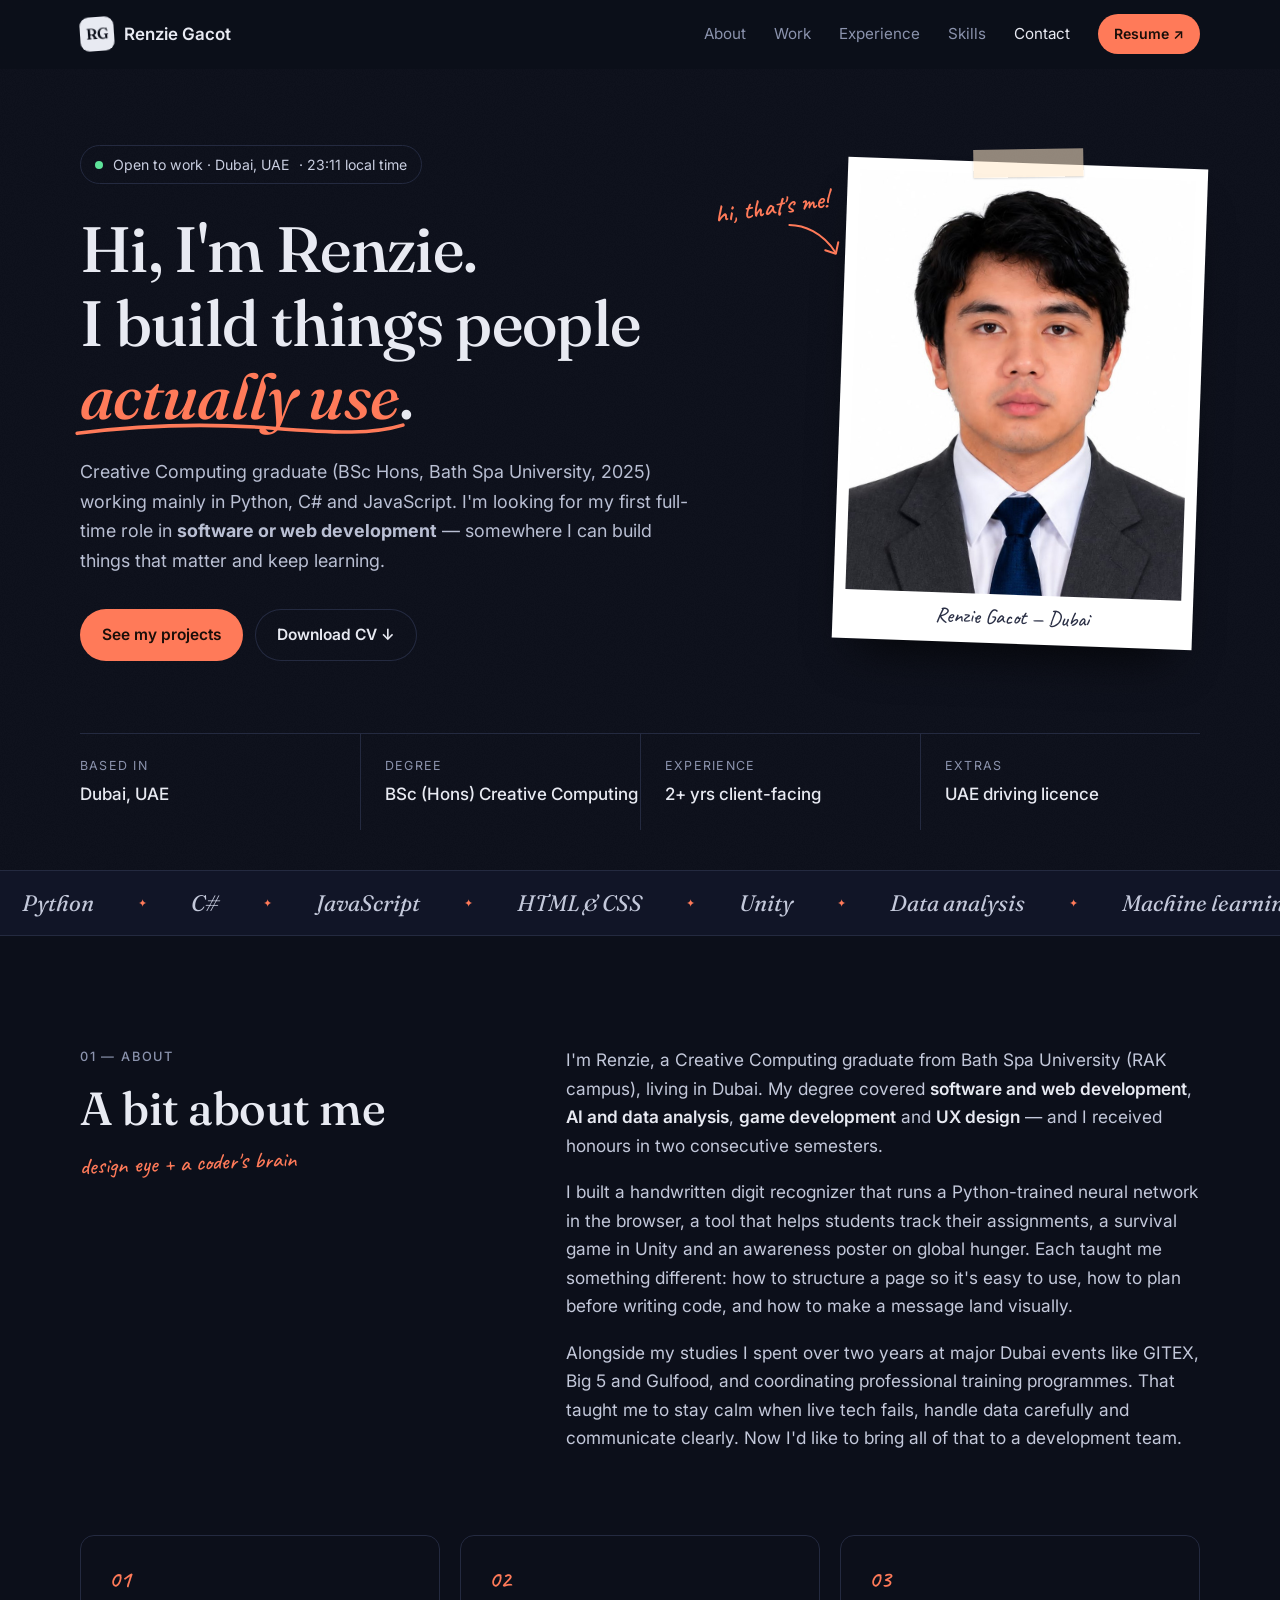
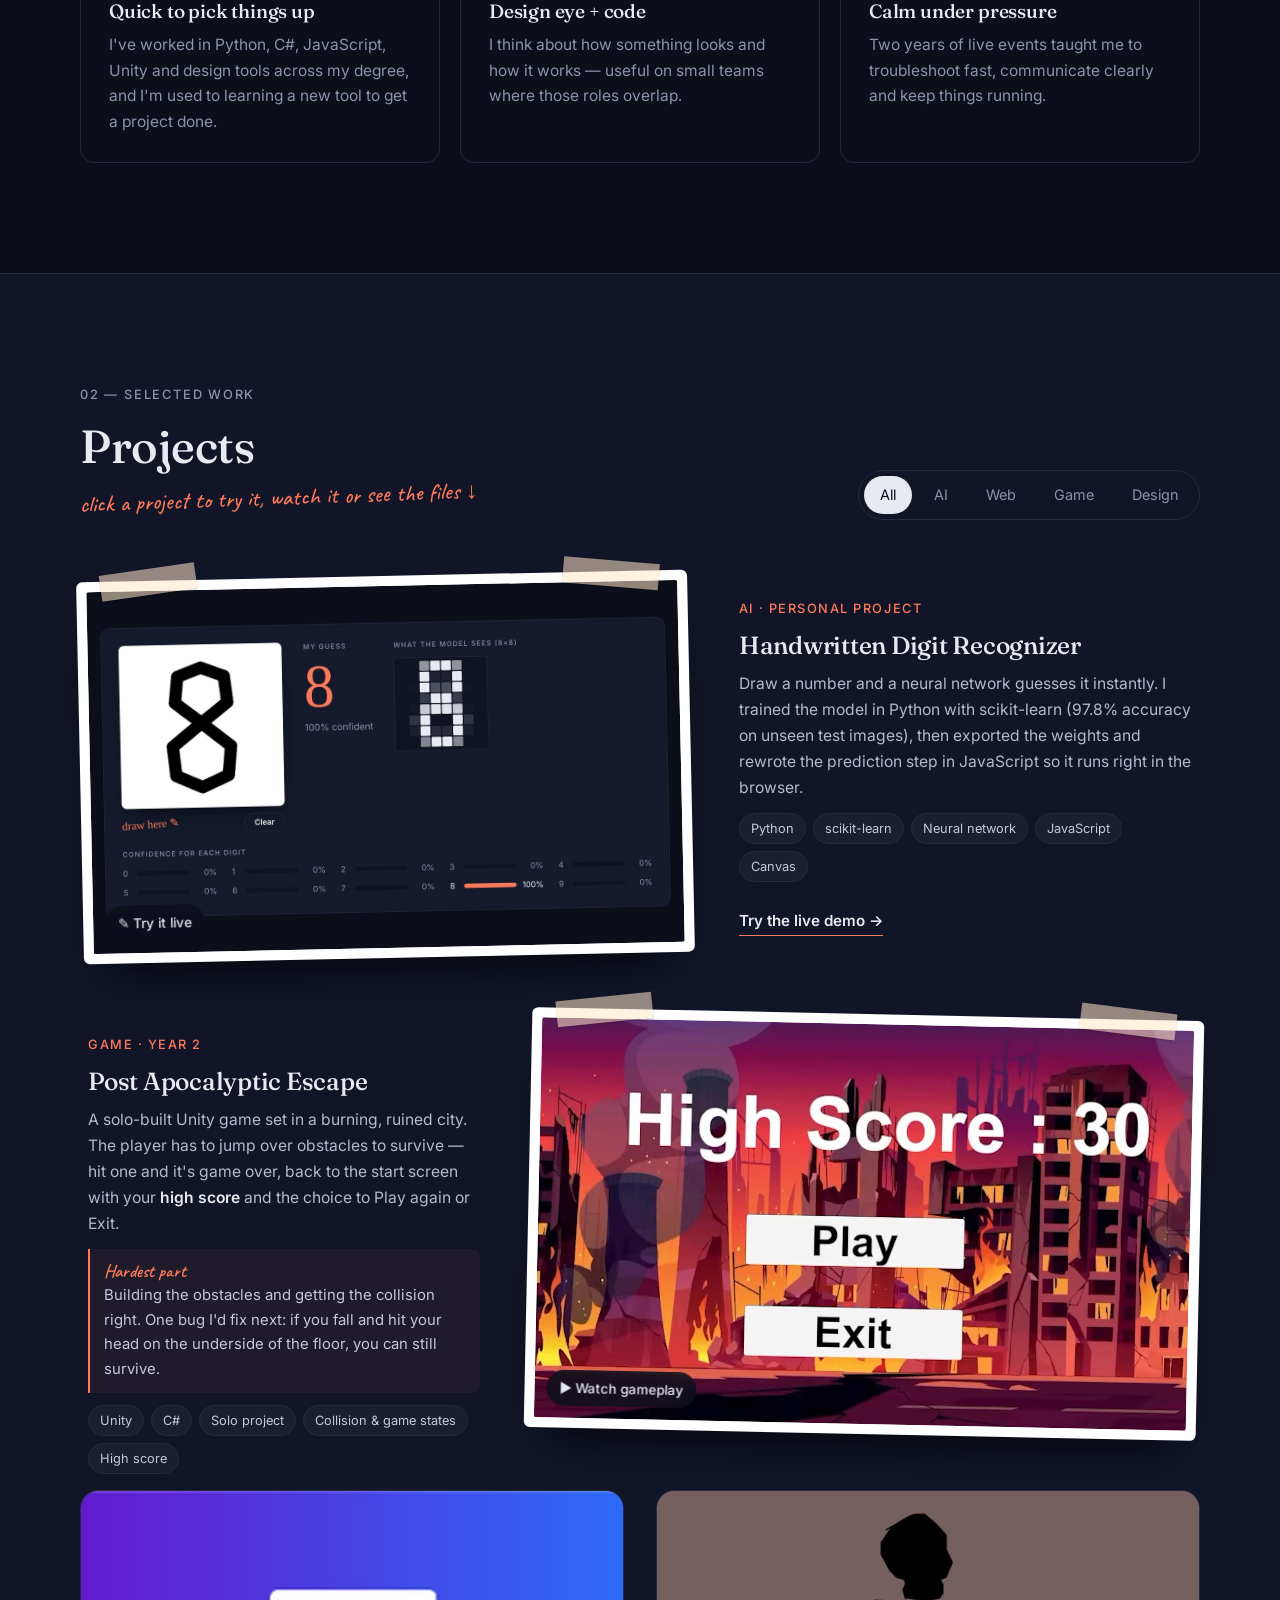
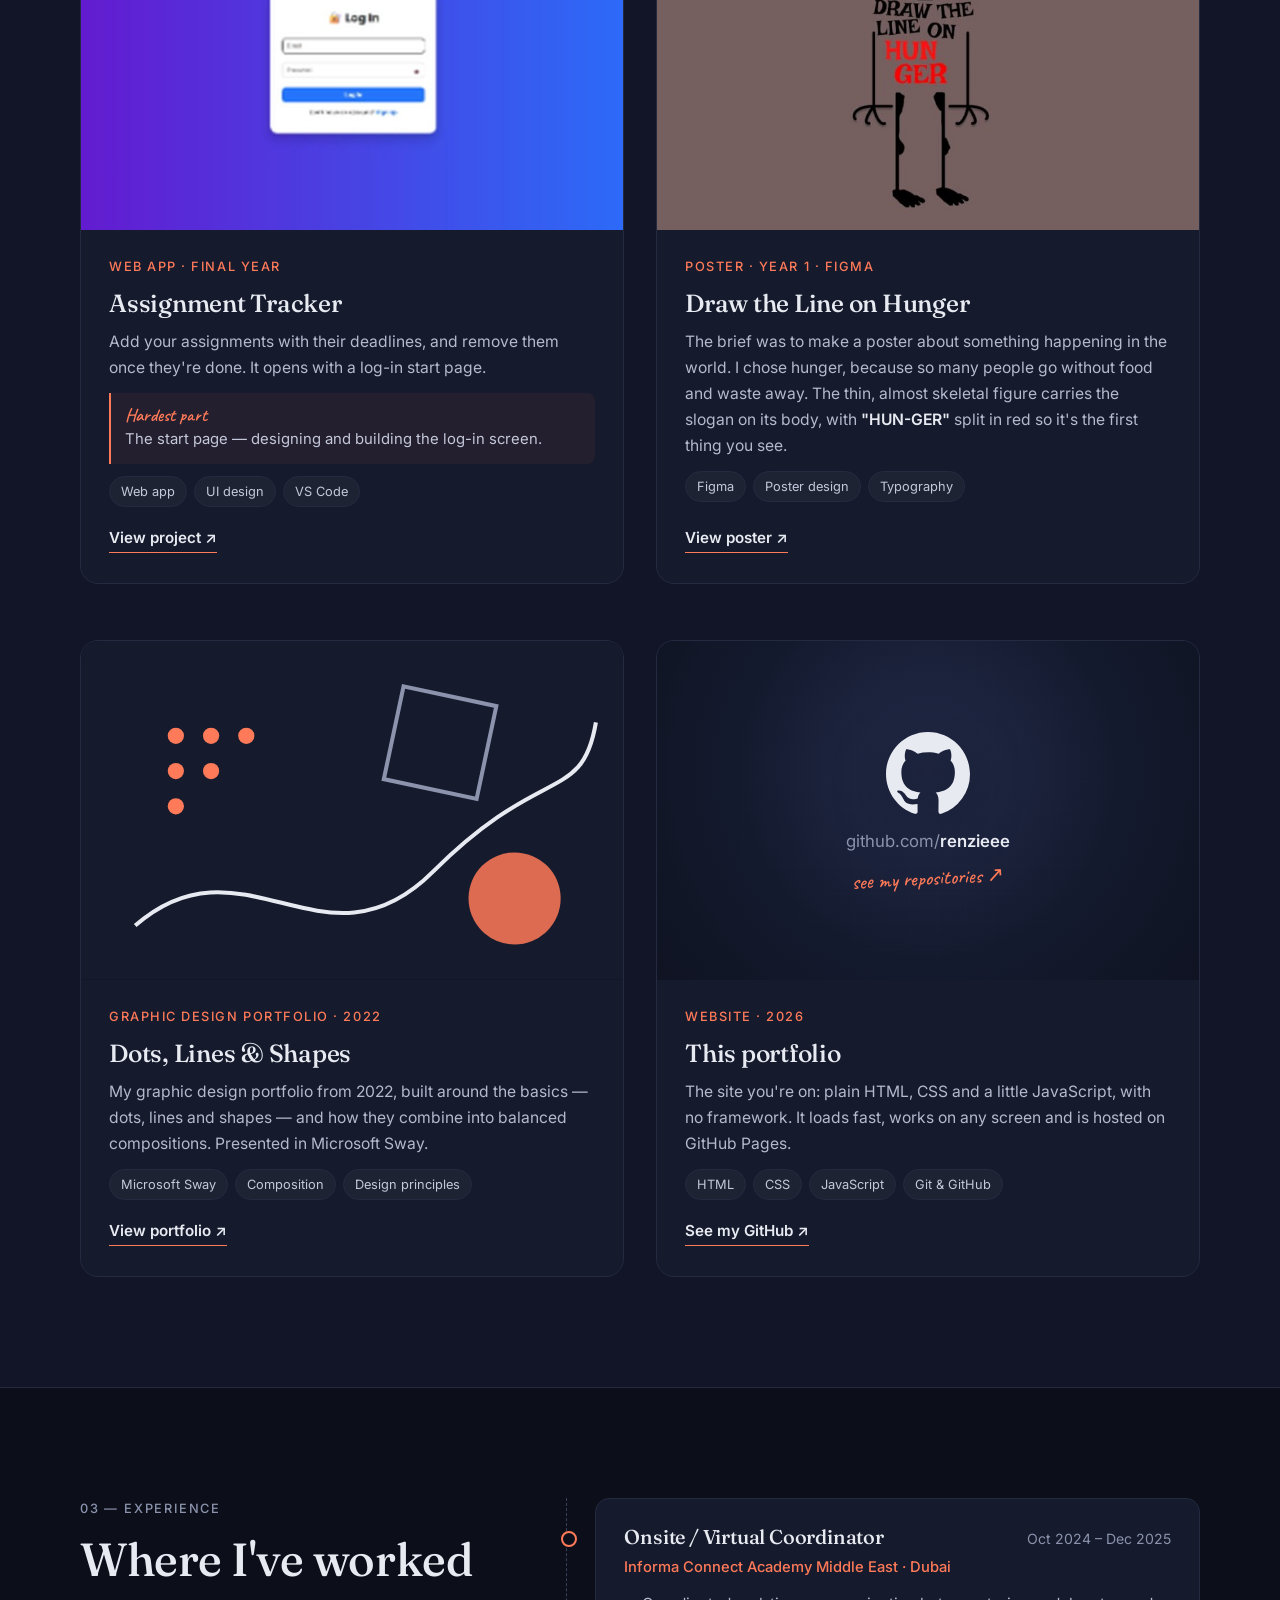
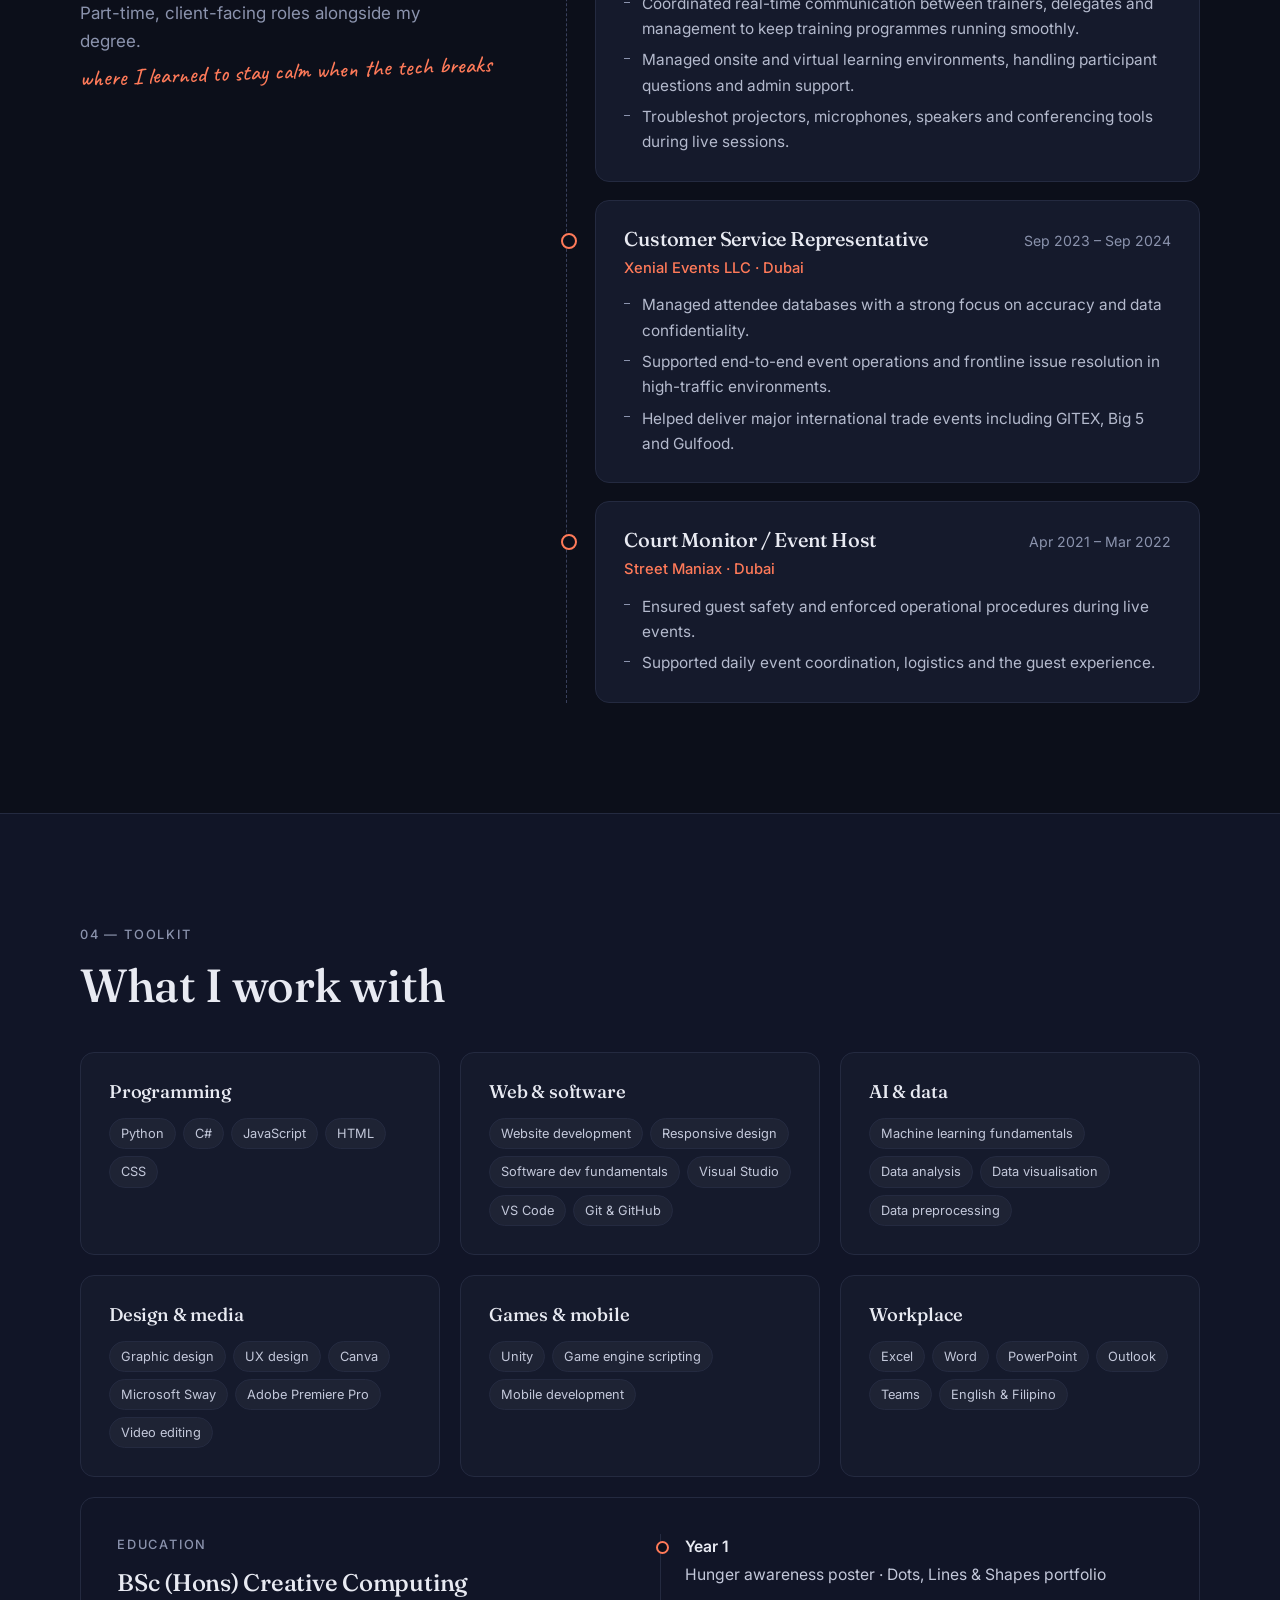
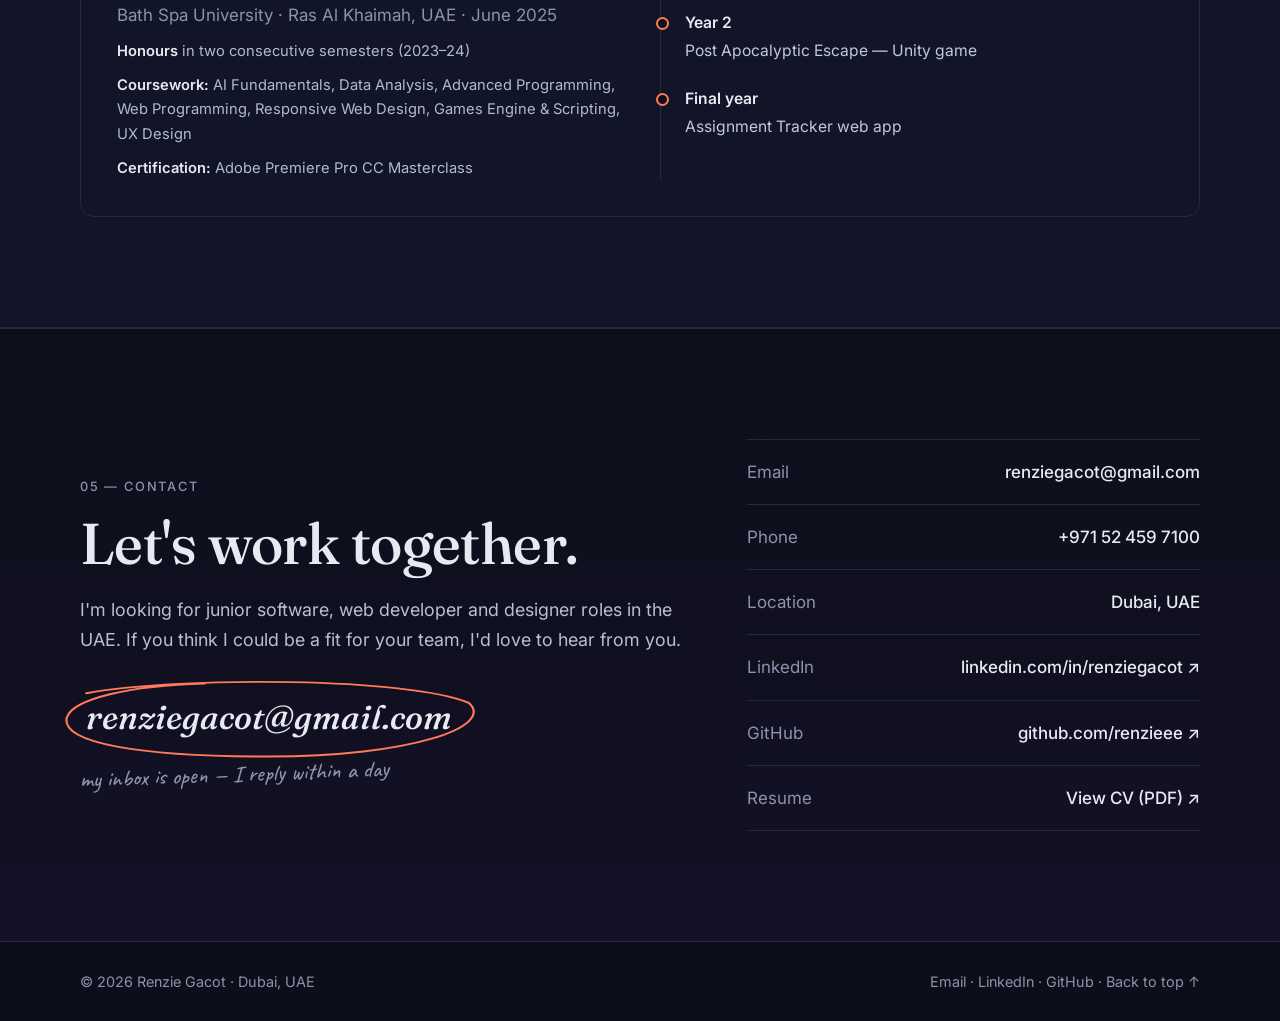
<file: index.html>
<!DOCTYPE html>
<html lang="en">
<head>
<meta charset="UTF-8">
<meta name="viewport" content="width=device-width, initial-scale=1">
<title>Renzie Gacot | Creative Computing Graduate – Software, Web &amp; Design – Dubai</title>
<meta name="description" content="Renzie Gacot — Creative Computing graduate (BSc Hons, Bath Spa University) in Dubai, UAE. Software, web development, data and design. Open to work.">
<meta property="og:title" content="Renzie Gacot | Creative Computing Graduate – Dubai">
<meta property="og:description" content="Software, web, data and design. Open to work in the UAE.">
<meta property="og:image" content="img/renzie.jpg">
<link rel="preconnect" href="https://fonts.googleapis.com">
<link rel="preconnect" href="https://fonts.gstatic.com" crossorigin>
<link href="https://fonts.googleapis.com/css2?family=Fraunces:ital,opsz,wght@0,9..144,500;0,9..144,600;1,9..144,400;1,9..144,500&family=Inter:wght@400;500;600&family=Caveat:wght@500;600&display=swap" rel="stylesheet">
<link rel="stylesheet" href="style.css">
</head>
<body>

<a class="skip" href="#main">Skip to content</a>

<header class="nav" id="top">
  <div class="wrap nav__inner">
    <a href="#top" class="brand" aria-label="Renzie Gacot, back to top">
      <span class="brand__mark">RG</span>
      <span class="brand__name">Renzie Gacot</span>
    </a>
    <nav class="nav__links" id="navLinks" aria-label="Main">
      <a href="#about">About</a>
      <a href="#work">Work</a>
      <a href="#experience">Experience</a>
      <a href="#skills">Skills</a>
      <a href="#contact">Contact</a>
      <a class="btn btn--small" href="cv/Renzie_Gacot_CV.pdf" target="_blank" rel="noopener">Resume ↗</a>
    </nav>
    <button class="nav__toggle" id="navToggle" aria-label="Open menu" aria-expanded="false" aria-controls="navLinks">
      <span></span><span></span>
    </button>
  </div>
</header>

<main id="main">

  <!-- HERO -->
  <section class="hero">
    <div class="wrap hero__grid">
      <div class="hero__text">
        <p class="status"><span class="dot"></span> Open to work · Dubai, UAE<span class="status__time"> · <span id="clock">--:--</span> local time</span></p>
        <h1>Hi, I'm Renzie.<br>I build things people <span class="scribble">actually use<svg viewBox="0 0 300 20" preserveAspectRatio="none" aria-hidden="true"><path d="M3 14 C 60 6, 120 4, 180 9 S 270 15, 297 6"/></svg></span>.</h1>
        <p class="lede">Creative Computing graduate (BSc Hons, Bath Spa University, 2025) working mainly in Python, C# and JavaScript. I'm looking for my first full-time role in <strong>software or web development</strong> — somewhere I can build things that matter and keep learning.</p>
        <div class="hero__cta">
          <a class="btn" href="#work">See my projects</a>
          <a class="btn btn--ghost" href="cv/Renzie_Gacot_CV.pdf" download="Renzie_Gacot_CV.pdf">Download CV ↓</a>
        </div>
      </div>
      <figure class="hero__photo">
        <p class="note" aria-hidden="true">hi, that's me!<svg viewBox="0 0 60 50"><path d="M6 6 C 20 8, 38 18, 48 40"/><path d="M38 36 L 48 41 L 52 30"/></svg></p>
        <img src="img/renzie.jpg" alt="Renzie Gacot in a dark suit and navy tie" width="800" height="1000">
        <figcaption>Renzie Gacot — Dubai</figcaption>
      </figure>
    </div>
    <div class="wrap">
      <ul class="facts">
        <li><span>Based in</span>Dubai, UAE</li>
        <li><span>Degree</span>BSc (Hons) Creative Computing</li>
        <li><span>Experience</span>2+ yrs client-facing</li>
        <li><span>Extras</span>UAE driving licence</li>
      </ul>
    </div>
  </section>

  <div class="ticker" aria-hidden="true">
    <div class="ticker__track">
      <span>Python</span><span>C#</span><span>JavaScript</span><span>HTML &amp; CSS</span><span>Unity</span><span>Data analysis</span><span>Machine learning</span><span>UX design</span><span>Graphic design</span><span>Premiere Pro</span>
      <span>Python</span><span>C#</span><span>JavaScript</span><span>HTML &amp; CSS</span><span>Unity</span><span>Data analysis</span><span>Machine learning</span><span>UX design</span><span>Graphic design</span><span>Premiere Pro</span>
    </div>
  </div>

  <!-- ABOUT -->
  <section class="section" id="about">
    <div class="wrap two-col">
      <div>
        <p class="eyebrow">01 — About</p>
        <h2>A bit about me</h2>
        <p class="hand">design eye + a coder's brain</p>
      </div>
      <div class="prose reveal">
        <p>I'm Renzie, a Creative Computing graduate from Bath Spa University (RAK campus), living in Dubai. My degree covered <strong>software and web development</strong>, <strong>AI and data analysis</strong>, <strong>game development</strong> and <strong>UX design</strong> — and I received honours in two consecutive semesters.</p>
        <p>I built a handwritten digit recognizer that runs a Python-trained neural network in the browser, a tool that helps students track their assignments, a survival game in Unity and an awareness poster on global hunger. Each taught me something different: how to structure a page so it's easy to use, how to plan before writing code, and how to make a message land visually.</p>
        <p>Alongside my studies I spent over two years at major Dubai events like GITEX, Big 5 and Gulfood, and coordinating professional training programmes. That taught me to stay calm when live tech fails, handle data carefully and communicate clearly. Now I'd like to bring all of that to a development team.</p>
      </div>
    </div>

    <div class="wrap">
      <div class="why">
        <article class="why__item reveal">
          <span class="why__n">01</span>
          <h3>Quick to pick things up</h3>
          <p>I've worked in Python, C#, JavaScript, Unity and design tools across my degree, and I'm used to learning a new tool to get a project done.</p>
        </article>
        <article class="why__item reveal">
          <span class="why__n">02</span>
          <h3>Design eye + code</h3>
          <p>I think about how something looks and how it works — useful on small teams where those roles overlap.</p>
        </article>
        <article class="why__item reveal">
          <span class="why__n">03</span>
          <h3>Calm under pressure</h3>
          <p>Two years of live events taught me to troubleshoot fast, communicate clearly and keep things running.</p>
        </article>
      </div>
    </div>
  </section>

  <!-- WORK -->
  <section class="section section--alt" id="work">
    <div class="wrap">
      <div class="section__head">
        <div>
          <p class="eyebrow">02 — Selected work</p>
          <h2>Projects</h2>
          <p class="hand">click a project to try it, watch it or see the files ↓</p>
        </div>
        <div class="filters" role="tablist" aria-label="Filter projects">
          <button class="filter is-active" data-filter="all" role="tab" aria-selected="true">All</button>
          <button class="filter" data-filter="ai" role="tab" aria-selected="false">AI</button>
          <button class="filter" data-filter="web" role="tab" aria-selected="false">Web</button>
          <button class="filter" data-filter="game" role="tab" aria-selected="false">Game</button>
          <button class="filter" data-filter="design" role="tab" aria-selected="false">Design</button>
        </div>
      </div>

      <div class="projects">

        <article class="project project--wide reveal" data-cat="ai">
          <a class="project__media taped" href="projects/digit-recognizer/index.html" aria-label="Try the Handwritten Digit Recognizer">
            <img src="img/digit-recognizer.jpg" alt="Digit recognizer demo: a hand-drawn 8 recognised with 100% confidence" loading="lazy">
            <span class="play">✎ Try it live</span>
          </a>
          <div class="project__body">
            <p class="meta">AI · Personal project</p>
            <h3>Handwritten Digit Recognizer</h3>
            <p>Draw a number and a neural network guesses it instantly. I trained the model in Python with scikit-learn (97.8% accuracy on unseen test images), then exported the weights and rewrote the prediction step in JavaScript so it runs right in the browser.</p>
            <ul class="tags"><li>Python</li><li>scikit-learn</li><li>Neural network</li><li>JavaScript</li><li>Canvas</li></ul>
            <a class="link" href="projects/digit-recognizer/index.html">Try the live demo →</a>
          </div>
        </article>

        <article class="project project--wide project--flip reveal" data-cat="game">
          <a class="project__media taped" href="https://youtu.be/TVNm0_HdlcQ" target="_blank" rel="noopener" aria-label="Watch the Post Apocalyptic Escape gameplay">
            <img src="img/apocalyptic.jpg" alt="Post Apocalyptic Escape start screen with high score, Play and Exit buttons" loading="lazy">
            <span class="play">▶ Watch gameplay</span>
          </a>
          <div class="project__body">
            <p class="meta">Game · Year 2</p>
            <h3>Post Apocalyptic Escape</h3>
            <p>A solo-built Unity game set in a burning, ruined city. The player has to jump over obstacles to survive — hit one and it's game over, back to the start screen with your <strong>high score</strong> and the choice to Play again or Exit.</p>
            <p class="challenge"><span>Hardest part</span>Building the obstacles and getting the collision right. One bug I'd fix next: if you fall and hit your head on the underside of the floor, you can still survive.</p>
            <ul class="tags"><li>Unity</li><li>C#</li><li>Solo project</li><li>Collision &amp; game states</li><li>High score</li></ul>
            <a class="link" href="https://youtu.be/TVNm0_HdlcQ" target="_blank" rel="noopener">Watch the gameplay video ↗</a>
          </div>
        </article>

        <article class="project reveal" data-cat="web">
          <a class="project__media" href="https://drive.google.com/file/d/1QC57cKCtAFr6pk-P-h_SBmdnQ7ZJZOVQ/view" target="_blank" rel="noopener" aria-label="Open the Assignment Tracker project">
            <img src="img/tracker.jpg" alt="Assignment Tracker log-in start page" loading="lazy">
          </a>
          <div class="project__body">
            <p class="meta">Web app · Final year</p>
            <h3>Assignment Tracker</h3>
            <p>Add your assignments with their deadlines, and remove them once they're done. It opens with a log-in start page.</p>
            <p class="challenge"><span>Hardest part</span>The start page — designing and building the log-in screen.</p>
            <ul class="tags"><li>Web app</li><li>UI design</li><li>VS Code</li></ul>
            <a class="link" href="https://drive.google.com/file/d/1QC57cKCtAFr6pk-P-h_SBmdnQ7ZJZOVQ/view" target="_blank" rel="noopener">View project ↗</a>
          </div>
        </article>

        <article class="project reveal" data-cat="design">
          <button class="project__media project__media--poster" type="button" data-lightbox aria-label="Enlarge the Draw the Line on Hunger poster">
            <img id="posterImg" src="img/hunger-thumb.jpg" data-full="img/hunger.png" alt="Draw the Line on Hunger awareness poster" loading="lazy">
          </button>
          <div class="project__body">
            <p class="meta">Poster · Year 1 · Figma</p>
            <h3>Draw the Line on Hunger</h3>
            <p>The brief was to make a poster about something happening in the world. I chose hunger, because so many people go without food and waste away. The thin, almost skeletal figure carries the slogan on its body, with <strong>"HUN-GER"</strong> split in red so it's the first thing you see.</p>
            <ul class="tags"><li>Figma</li><li>Poster design</li><li>Typography</li></ul>
            <button class="link" type="button" data-lightbox>View poster ↗</button>
          </div>
        </article>

        <article class="project reveal" data-cat="design">
          <a class="project__media" href="https://drive.google.com/file/d/15ntBMyRujq6MdyihpgQ4xaixIF20mugS/view" target="_blank" rel="noopener" aria-label="Open the Dots, Lines and Shapes portfolio">
            <svg viewBox="0 0 400 250" preserveAspectRatio="xMidYMid slice" aria-hidden="true">
              <rect width="400" height="250" fill="#151a2c"/>
              <g fill="#ff7a59"><circle cx="70" cy="70" r="6"/><circle cx="96" cy="70" r="6"/><circle cx="122" cy="70" r="6"/><circle cx="70" cy="96" r="6"/><circle cx="96" cy="96" r="6"/><circle cx="70" cy="122" r="6"/></g>
              <path d="M40 210 C120 140, 180 250, 260 170 S 370 120, 380 60" stroke="#e8eaf2" stroke-width="3" fill="none"/>
              <rect x="230" y="40" width="70" height="70" fill="none" stroke="#8b93ad" stroke-width="3" transform="rotate(12 265 75)"/>
              <circle cx="320" cy="190" r="34" fill="#ff7a59" opacity=".85"/>
            </svg>
          </a>
          <div class="project__body">
            <p class="meta">Graphic design portfolio · 2022</p>
            <h3>Dots, Lines &amp; Shapes</h3>
            <p>My graphic design portfolio from 2022, built around the basics — dots, lines and shapes — and how they combine into balanced compositions. Presented in Microsoft Sway.</p>
            <ul class="tags"><li>Microsoft Sway</li><li>Composition</li><li>Design principles</li></ul>
            <a class="link" href="https://drive.google.com/file/d/15ntBMyRujq6MdyihpgQ4xaixIF20mugS/view" target="_blank" rel="noopener">View portfolio ↗</a>
          </div>
        </article>

        <article class="project reveal" data-cat="web">
          <a class="project__media project__media--gh" href="https://github.com/renzieee" target="_blank" rel="noopener" aria-label="Renzie's GitHub profile">
            <svg class="gh__mark" viewBox="0 0 16 16" aria-hidden="true"><path d="M8 0C3.58 0 0 3.58 0 8c0 3.54 2.29 6.53 5.47 7.59.4.07.55-.17.55-.38 0-.19-.01-.82-.01-1.49-2.01.37-2.53-.49-2.69-.94-.09-.23-.48-.94-.82-1.13-.28-.15-.68-.52-.01-.53.63-.01 1.08.58 1.23.82.72 1.21 1.87.87 2.33.66.07-.52.28-.87.51-1.07-1.78-.2-3.64-.89-3.64-3.95 0-.87.31-1.59.82-2.15-.08-.2-.36-1.02.08-2.12 0 0 .67-.21 2.2.82.64-.18 1.32-.27 2-.27.68 0 1.36.09 2 .27 1.53-1.04 2.2-.82 2.2-.82.44 1.1.16 1.92.08 2.12.51.56.82 1.27.82 2.15 0 3.07-1.87 3.75-3.65 3.95.29.25.54.73.54 1.48 0 1.07-.01 1.93-.01 2.2 0 .21.15.46.55.38A8.013 8.013 0 0016 8c0-4.42-3.58-8-8-8z"/></svg>
            <span class="gh__name">github.com/<b>renzieee</b></span>
            <span class="gh__hint">see my repositories ↗</span>
          </a>
          <div class="project__body">
            <p class="meta">Website · 2026</p>
            <h3>This portfolio</h3>
            <p>The site you're on: plain HTML, CSS and a little JavaScript, with no framework. It loads fast, works on any screen and is hosted on GitHub Pages.</p>
            <ul class="tags"><li>HTML</li><li>CSS</li><li>JavaScript</li><li>Git &amp; GitHub</li></ul>
            <a class="link" href="https://github.com/renzieee" target="_blank" rel="noopener">See my GitHub ↗</a>
          </div>
        </article>

      </div>
    </div>
  </section>

  <!-- EXPERIENCE -->
  <section class="section" id="experience">
    <div class="wrap two-col">
      <div>
        <p class="eyebrow">03 — Experience</p>
        <h2>Where I've worked</h2>
        <p class="muted" style="margin-top:12px;max-width:32ch">Part-time, client-facing roles alongside my degree.</p>
        <p class="hand">where I learned to stay calm when the tech breaks</p>
      </div>
      <ol class="jobs">
        <li class="job reveal">
          <div class="job__top"><h3>Onsite / Virtual Coordinator</h3><span>Oct 2024 – Dec 2025</span></div>
          <p class="job__org">Informa Connect Academy Middle East · Dubai</p>
          <ul>
            <li>Coordinated real-time communication between trainers, delegates and management to keep training programmes running smoothly.</li>
            <li>Managed onsite and virtual learning environments, handling participant questions and admin support.</li>
            <li>Troubleshot projectors, microphones, speakers and conferencing tools during live sessions.</li>
          </ul>
        </li>
        <li class="job reveal">
          <div class="job__top"><h3>Customer Service Representative</h3><span>Sep 2023 – Sep 2024</span></div>
          <p class="job__org">Xenial Events LLC · Dubai</p>
          <ul>
            <li>Managed attendee databases with a strong focus on accuracy and data confidentiality.</li>
            <li>Supported end-to-end event operations and frontline issue resolution in high-traffic environments.</li>
            <li>Helped deliver major international trade events including GITEX, Big 5 and Gulfood.</li>
          </ul>
        </li>
        <li class="job reveal">
          <div class="job__top"><h3>Court Monitor / Event Host</h3><span>Apr 2021 – Mar 2022</span></div>
          <p class="job__org">Street Maniax · Dubai</p>
          <ul>
            <li>Ensured guest safety and enforced operational procedures during live events.</li>
            <li>Supported daily event coordination, logistics and the guest experience.</li>
          </ul>
        </li>
      </ol>
    </div>
  </section>

  <!-- SKILLS + EDUCATION -->
  <section class="section section--alt" id="skills">
    <div class="wrap">
      <p class="eyebrow">04 — Toolkit</p>
      <h2>What I work with</h2>

      <div class="skills">
        <div class="skill reveal"><h3>Programming</h3><ul class="tags"><li>Python</li><li>C#</li><li>JavaScript</li><li>HTML</li><li>CSS</li></ul></div>
        <div class="skill reveal"><h3>Web &amp; software</h3><ul class="tags"><li>Website development</li><li>Responsive design</li><li>Software dev fundamentals</li><li>Visual Studio</li><li>VS Code</li><li>Git &amp; GitHub</li></ul></div>
        <div class="skill reveal"><h3>AI &amp; data</h3><ul class="tags"><li>Machine learning fundamentals</li><li>Data analysis</li><li>Data visualisation</li><li>Data preprocessing</li></ul></div>
        <div class="skill reveal"><h3>Design &amp; media</h3><ul class="tags"><li>Graphic design</li><li>UX design</li><li>Canva</li><li>Microsoft Sway</li><li>Adobe Premiere Pro</li><li>Video editing</li></ul></div>
        <div class="skill reveal"><h3>Games &amp; mobile</h3><ul class="tags"><li>Unity</li><li>Game engine scripting</li><li>Mobile development</li></ul></div>
        <div class="skill reveal"><h3>Workplace</h3><ul class="tags"><li>Excel</li><li>Word</li><li>PowerPoint</li><li>Outlook</li><li>Teams</li><li>English &amp; Filipino</li></ul></div>
      </div>

      <div class="edu reveal">
        <div class="edu__head">
          <p class="eyebrow">Education</p>
          <h3>BSc (Hons) Creative Computing</h3>
          <p class="muted">Bath Spa University · Ras Al Khaimah, UAE · June 2025</p>
          <p class="edu__note"><strong>Honours</strong> in two consecutive semesters (2023–24)</p>
          <p class="edu__note"><strong>Coursework:</strong> AI Fundamentals, Data Analysis, Advanced Programming, Web Programming, Responsive Web Design, Games Engine &amp; Scripting, UX Design</p>
          <p class="edu__note"><strong>Certification:</strong> Adobe Premiere Pro CC Masterclass</p>
        </div>
        <ol class="timeline">
          <li><span>Year 1</span>Hunger awareness poster · Dots, Lines &amp; Shapes portfolio</li>
          <li><span>Year 2</span>Post Apocalyptic Escape — Unity game</li>
          <li><span>Final year</span>Assignment Tracker web app</li>
        </ol>
      </div>
    </div>
  </section>

  <!-- CONTACT -->
  <section class="section contact" id="contact">
    <div class="wrap contact__grid">
      <div>
        <p class="eyebrow">05 — Contact</p>
        <h2>Let's work together.</h2>
        <p class="lede">I'm looking for junior software, web developer and designer roles in the UAE. If you think I could be a fit for your team, I'd love to hear from you.</p>
        <a class="mail" href="mailto:renziegacot@gmail.com?subject=Hello%20Renzie">renziegacot@gmail.com<svg viewBox="0 0 400 90" preserveAspectRatio="none" aria-hidden="true"><path d="M30 20 C 120 2, 330 4, 385 30 C 410 55, 330 86, 200 86 C 80 86, 5 72, 12 45 C 18 26, 70 12, 140 10"/></svg></a>
        <p class="hand">my inbox is open — I reply within a day</p>
      </div>
      <ul class="contact__list">
        <li><span>Email</span><a href="mailto:renziegacot@gmail.com">renziegacot@gmail.com</a></li>
        <li><span>Phone</span><a href="tel:+971524597100">+971 52 459 7100</a></li>
        <li><span>Location</span>Dubai, UAE</li>
        <li><span>LinkedIn</span><a href="https://www.linkedin.com/in/renziegacot" target="_blank" rel="noopener">linkedin.com/in/renziegacot ↗</a></li>
        <li><span>GitHub</span><a href="https://github.com/renzieee" target="_blank" rel="noopener">github.com/renzieee ↗</a></li>
        <li><span>Resume</span><a href="cv/Renzie_Gacot_CV.pdf" target="_blank" rel="noopener">View CV (PDF) ↗</a></li>
      </ul>
    </div>
  </section>

</main>

<footer class="footer">
  <div class="wrap footer__inner">
    <p>© <span id="year">2026</span> Renzie Gacot · Dubai, UAE</p>
    <p><a href="mailto:renziegacot@gmail.com">Email</a> · <a href="https://www.linkedin.com/in/renziegacot" target="_blank" rel="noopener">LinkedIn</a> · <a href="https://github.com/renzieee" target="_blank" rel="noopener">GitHub</a> · <a href="#top">Back to top ↑</a></p>
  </div>
</footer>

<div class="lightbox" id="lightbox" hidden>
  <button class="lightbox__close" aria-label="Close">×</button>
  <img alt="Draw the Line on Hunger poster, full size">
</div>

<script src="script.js"></script>
</body>
</html>
</file>
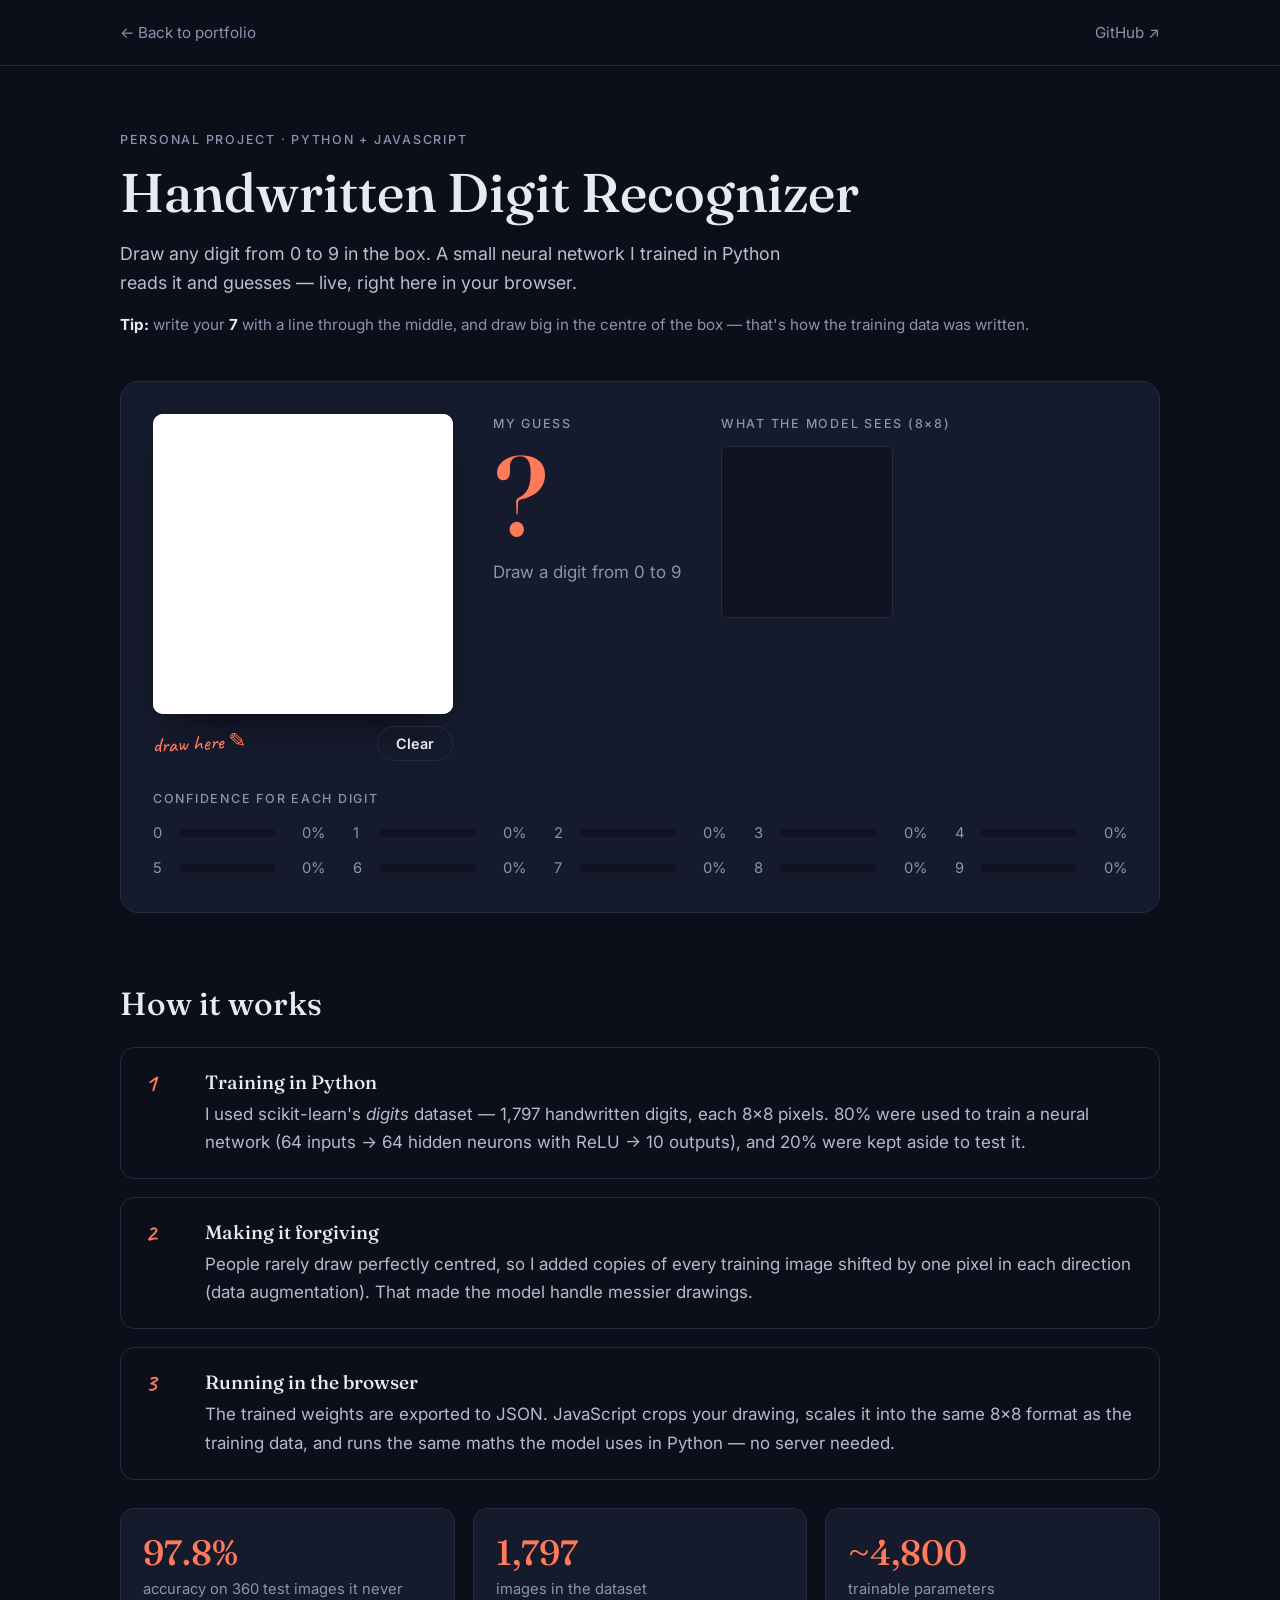
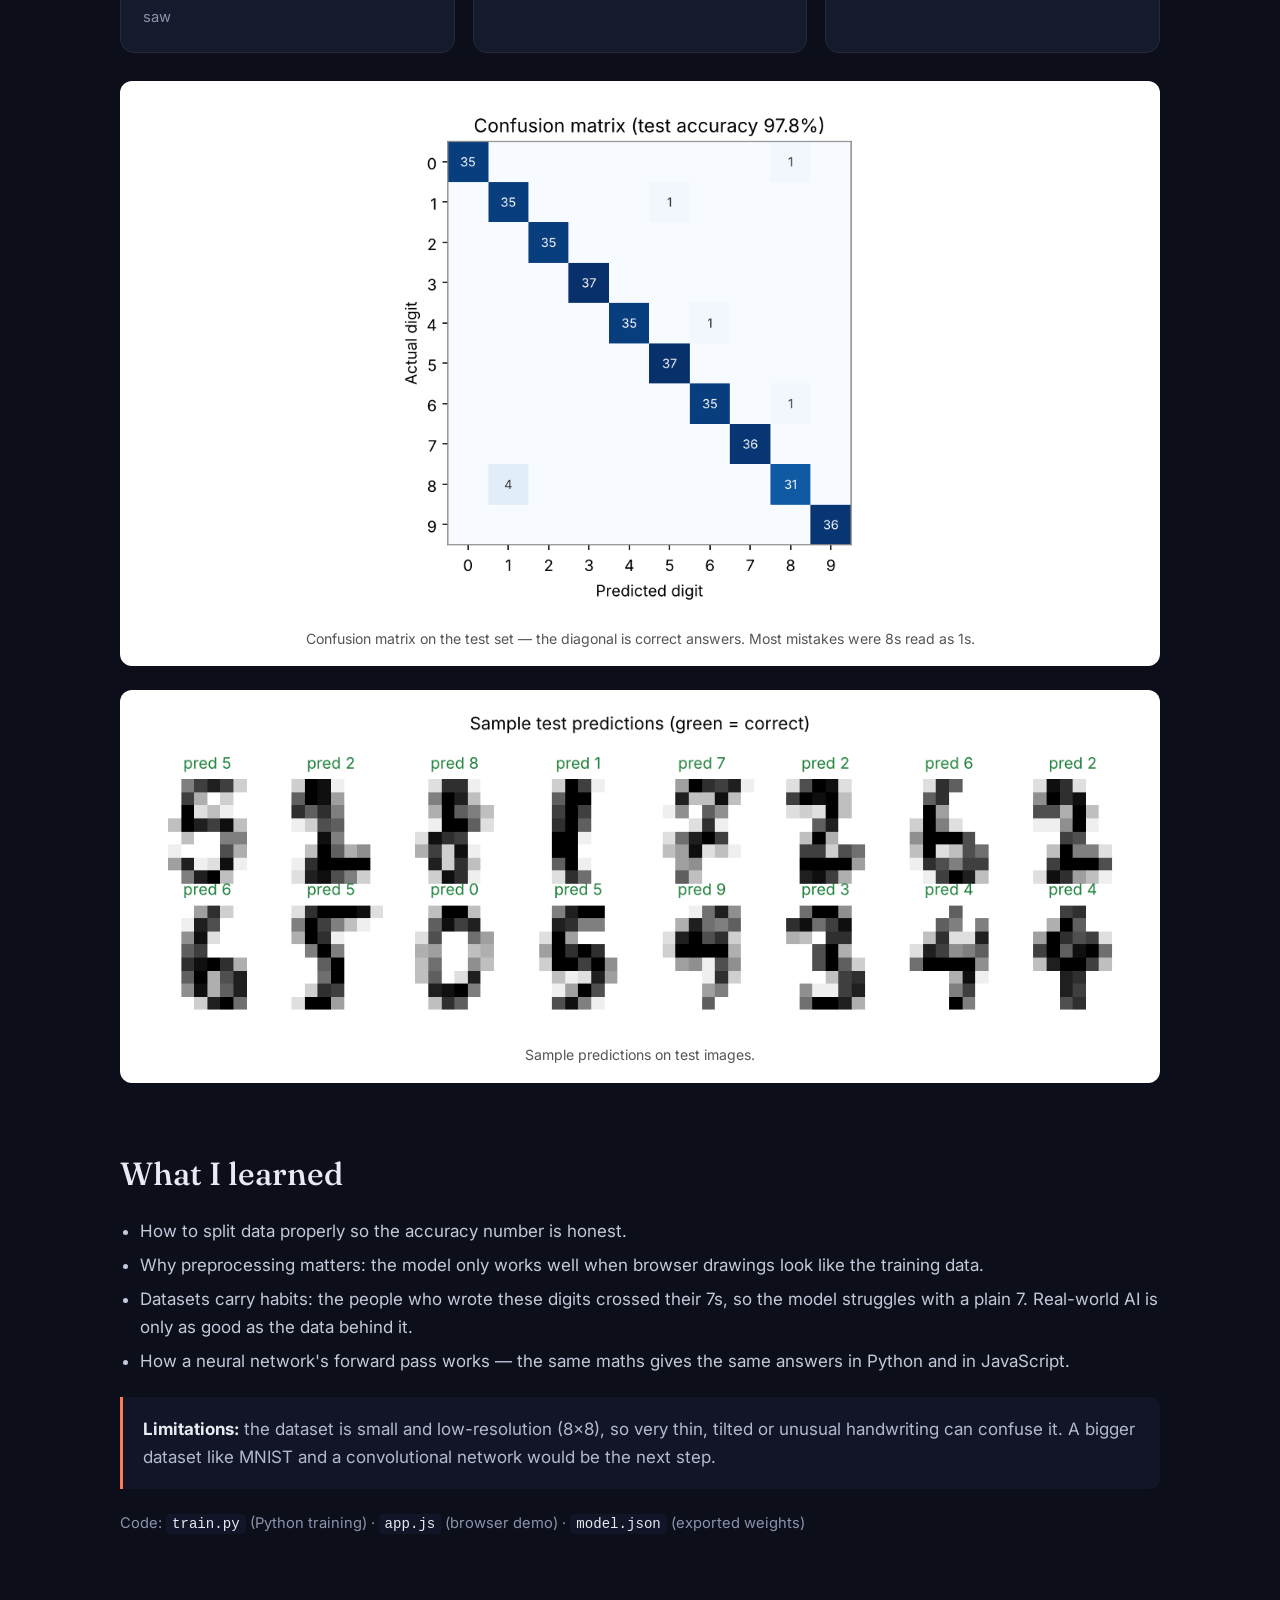
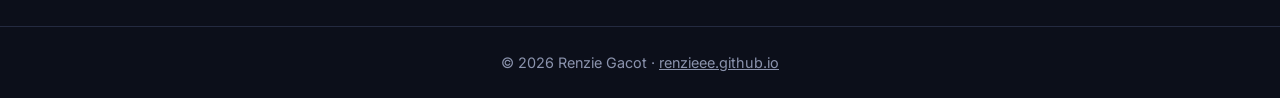
<file: projects/digit-recognizer/index.html>
<!DOCTYPE html>
<html lang="en">
<head>
<meta charset="UTF-8">
<meta name="viewport" content="width=device-width, initial-scale=1">
<title>Handwritten Digit Recognizer — Renzie Gacot</title>
<meta name="description" content="Draw a digit and a neural network trained in Python guesses it live in your browser. A project by Renzie Gacot.">
<link rel="preconnect" href="https://fonts.googleapis.com">
<link rel="preconnect" href="https://fonts.gstatic.com" crossorigin>
<link href="https://fonts.googleapis.com/css2?family=Fraunces:ital,opsz,wght@0,9..144,500;1,9..144,400&family=Inter:wght@400;500;600&family=Caveat:wght@500;600&display=swap" rel="stylesheet">
<link rel="stylesheet" href="demo.css">
</head>
<body>
<header class="top">
  <a href="../../index.html#work" class="back">← Back to portfolio</a>
  <a href="https://github.com/renzieee" target="_blank" rel="noopener" class="gh">GitHub ↗</a>
</header>

<main class="wrap">
  <p class="eyebrow">Personal project · Python + JavaScript</p>
  <h1>Handwritten Digit Recognizer</h1>
  <p class="lede">Draw any digit from 0 to 9 in the box. A small neural network I trained in Python reads it and guesses — live, right here in your browser.</p>
  <p class="tip"><b>Tip:</b> write your <b>7</b> with a line through the middle, and draw big in the centre of the box — that's how the training data was written.</p>

  <section class="demo">
    <div class="pad-wrap">
      <canvas id="pad" width="280" height="280" aria-label="Drawing area — draw a digit"></canvas>
      <div class="pad-actions">
        <span class="hint">draw here ✎</span>
        <button id="clear" type="button">Clear</button>
      </div>
    </div>

    <div class="result">
      <div class="guess-box">
        <p class="label">My guess</p>
        <p id="guess" class="guess">?</p>
        <p id="conf" class="conf">Draw a digit from 0 to 9</p>
      </div>
      <div class="seen">
        <p class="label">What the model sees (8×8)</p>
        <div id="grid" class="grid" aria-hidden="true"></div>
      </div>
    </div>

    <div class="probs">
      <p class="label">Confidence for each digit</p>
      <ol id="bars" class="bars"></ol>
    </div>
  </section>

  <section class="how">
    <h2>How it works</h2>
    <ol class="steps">
      <li><span>1</span><div><h3>Training in Python</h3><p>I used scikit-learn's <em>digits</em> dataset — 1,797 handwritten digits, each 8×8 pixels. 80% were used to train a neural network (64 inputs → 64 hidden neurons with ReLU → 10 outputs), and 20% were kept aside to test it.</p></div></li>
      <li><span>2</span><div><h3>Making it forgiving</h3><p>People rarely draw perfectly centred, so I added copies of every training image shifted by one pixel in each direction (data augmentation). That made the model handle messier drawings.</p></div></li>
      <li><span>3</span><div><h3>Running in the browser</h3><p>The trained weights are exported to JSON. JavaScript crops your drawing, scales it into the same 8×8 format as the training data, and runs the same maths the model uses in Python — no server needed.</p></div></li>
    </ol>

    <div class="stats">
      <div><b id="acc">–</b><span>accuracy on 360 test images it never saw</span></div>
      <div><b>1,797</b><span>images in the dataset</span></div>
      <div><b>~4,800</b><span>trainable parameters</span></div>
    </div>

    <figure class="chart">
      <img src="confusion_matrix.png" alt="Confusion matrix showing predicted vs actual digits on the test set" width="780" height="690">
      <figcaption>Confusion matrix on the test set — the diagonal is correct answers. Most mistakes were 8s read as 1s.</figcaption>
    </figure>
    <figure class="chart">
      <img src="sample_predictions.png" alt="Sixteen sample test digits with the model's predictions" width="1200" height="390">
      <figcaption>Sample predictions on test images.</figcaption>
    </figure>

    <h2>What I learned</h2>
    <ul class="learned">
      <li>How to split data properly so the accuracy number is honest.</li>
      <li>Why preprocessing matters: the model only works well when browser drawings look like the training data.</li>
      <li>Datasets carry habits: the people who wrote these digits crossed their 7s, so the model struggles with a plain 7. Real-world AI is only as good as the data behind it.</li>
      <li>How a neural network's forward pass works — the same maths gives the same answers in Python and in JavaScript.</li>
    </ul>
    <p class="limits"><strong>Limitations:</strong> the dataset is small and low-resolution (8×8), so very thin, tilted or unusual handwriting can confuse it. A bigger dataset like MNIST and a convolutional network would be the next step.</p>
    <p class="files">Code: <code>train.py</code> (Python training) · <code>app.js</code> (browser demo) · <code>model.json</code> (exported weights)</p>
  </section>
</main>

<footer class="foot">© <span id="y">2026</span> Renzie Gacot · <a href="../../index.html">renzieee.github.io</a></footer>

<script src="model.js"></script>
<script src="app.js"></script>
<script>document.getElementById('y').textContent = new Date().getFullYear();</script>
</body>
</html>
</file>
<file: style.css>
/* Renzie Gacot — portfolio */
:root{
  --bg:#0c0f1a;
  --bg-2:#111527;
  --card:#151a2c;
  --line:#242a40;
  --text:#e8eaf2;
  --muted:#8b93ad;
  --accent:#ff7a59;
  --accent-ink:#1a0e09;
  --green:#5ee39a;
  --radius:14px;
  --serif:"Fraunces",Georgia,serif;
  --sans:"Inter",system-ui,-apple-system,"Segoe UI",sans-serif;
  --hand:"Caveat","Segoe Print","Bradley Hand",cursive;
}
*{box-sizing:border-box;margin:0;padding:0}
html{scroll-behavior:smooth;scroll-padding-top:80px}
body{background:var(--bg);color:var(--text);font:400 17px/1.65 var(--sans);-webkit-font-smoothing:antialiased}
img{display:block;max-width:100%;height:auto}
a{color:inherit}
ul,ol{list-style:none}
button{font:inherit;color:inherit;background:none;border:0;cursor:pointer}
:focus-visible{outline:2px solid var(--accent);outline-offset:3px;border-radius:4px}
::selection{background:var(--accent);color:var(--accent-ink)}

/* subtle grain so the navy doesn't feel flat */
body::before{content:"";position:fixed;inset:0;pointer-events:none;z-index:0;opacity:.5;
  background-image:url("data:image/svg+xml,%3Csvg xmlns='http://www.w3.org/2000/svg' width='160' height='160'%3E%3Cfilter id='n'%3E%3CfeTurbulence type='fractalNoise' baseFrequency='.9' numOctaves='2' stitchTiles='stitch'/%3E%3CfeColorMatrix values='0 0 0 0 1 0 0 0 0 1 0 0 0 0 1 0 0 0 .05 0'/%3E%3C/filter%3E%3Crect width='100%25' height='100%25' filter='url(%23n)'/%3E%3C/svg%3E")}
main,.footer{position:relative;z-index:1}

.wrap{width:min(1120px,100% - 48px);margin-inline:auto}
.skip{position:absolute;left:-999px;top:8px;background:var(--accent);color:var(--accent-ink);padding:8px 14px;border-radius:8px;z-index:100}
.skip:focus{left:8px}

h1,h2,h3{font-family:var(--serif);font-weight:500;letter-spacing:-.01em;line-height:1.15}
h1{font-size:clamp(2.4rem,5.4vw,4rem)}
h2{font-size:clamp(2rem,4vw,2.9rem);margin-bottom:8px}
h3{font-size:1.35rem}
.eyebrow{font-size:.8rem;letter-spacing:.14em;text-transform:uppercase;color:var(--muted);margin-bottom:14px;font-weight:500}
.lede{color:#b9bfd3;font-size:1.12rem;max-width:56ch}
.muted{color:var(--muted)}
.hand{font:500 1.45rem/1.2 var(--hand);color:var(--accent);margin-top:10px;transform:rotate(-2deg);transform-origin:left;display:inline-block}

/* Buttons */
.btn{display:inline-flex;align-items:center;gap:8px;padding:13px 22px;border-radius:999px;background:var(--accent);color:var(--accent-ink);font-weight:600;text-decoration:none;font-size:.97rem;transition:transform .2s,box-shadow .2s}
.btn:hover{transform:translateY(-2px);box-shadow:0 10px 30px -10px rgba(255,122,89,.6)}
.btn--ghost{background:transparent;color:var(--text);box-shadow:inset 0 0 0 1px var(--line)}
.btn--ghost:hover{box-shadow:inset 0 0 0 1px var(--muted)}
.btn--small{padding:8px 16px;font-size:.88rem}

/* Nav */
.nav{position:sticky;top:0;z-index:50;background:rgba(12,15,26,.8);backdrop-filter:blur(12px);-webkit-backdrop-filter:blur(12px);border-bottom:1px solid transparent;transition:border-color .3s}
.nav.is-scrolled{border-color:var(--line)}
.nav__inner{display:flex;align-items:center;justify-content:space-between;height:68px}
.brand{display:flex;align-items:center;gap:10px;text-decoration:none;font-weight:600}
.brand__mark{display:grid;place-items:center;width:34px;height:34px;border-radius:9px;background:var(--text);color:var(--bg);font-family:var(--serif);font-size:.95rem;transform:rotate(-4deg)}
.nav__links{display:flex;align-items:center;gap:28px}
.nav__links a:not(.btn){text-decoration:none;color:var(--muted);font-size:.95rem;transition:color .2s}
.nav__links a:not(.btn):hover,.nav__links a.is-current{color:var(--text)}
.nav__toggle{display:none;width:40px;height:40px;position:relative}
.nav__toggle span{position:absolute;left:10px;right:10px;height:2px;background:var(--text);transition:transform .25s}
.nav__toggle span:first-child{top:15px}.nav__toggle span:last-child{top:23px}
.nav__toggle[aria-expanded="true"] span:first-child{transform:translateY(4px) rotate(45deg)}
.nav__toggle[aria-expanded="true"] span:last-child{transform:translateY(-4px) rotate(-45deg)}

/* Hero */
.hero{padding:76px 0 40px}
.hero__grid{display:grid;grid-template-columns:1.3fr .85fr;gap:72px;align-items:center}
.status{display:inline-flex;align-items:center;gap:10px;font-size:.88rem;color:#c9cee0;padding:7px 14px;border:1px solid var(--line);border-radius:999px;margin-bottom:28px}
.dot{width:8px;height:8px;border-radius:50%;background:var(--green);box-shadow:0 0 0 0 rgba(94,227,154,.6);animation:pulse 2.4s infinite}
@keyframes pulse{70%{box-shadow:0 0 0 8px rgba(94,227,154,0)}100%{box-shadow:0 0 0 0 rgba(94,227,154,0)}}
.hero h1{margin-bottom:24px}
.hero__cta{display:flex;flex-wrap:wrap;gap:12px;margin-top:34px}

/* hand-drawn underline */
.scribble{position:relative;white-space:nowrap;display:inline-block;font-style:italic;color:var(--accent)}
.scribble svg{position:absolute;left:-2%;bottom:-.1em;width:104%;height:.32em;overflow:visible}
.scribble path{fill:none;stroke:var(--accent);stroke-width:3.5;stroke-linecap:round;stroke-dasharray:340;stroke-dashoffset:340;animation:draw 1.1s .5s ease-out forwards}
@keyframes draw{to{stroke-dashoffset:0}}

/* photo as a taped print */
.hero__photo{position:relative;width:100%;max-width:360px;justify-self:end;background:#fff;padding:12px 12px 16px;transform:rotate(2deg);box-shadow:0 30px 50px -25px rgba(0,0,0,.8)}
.hero__photo::before{content:"";position:absolute;top:-14px;left:50%;width:110px;height:28px;margin-left:-55px;background:rgba(255,232,200,.55);transform:rotate(-3deg);z-index:2;box-shadow:0 1px 2px rgba(0,0,0,.15)}
.hero__photo img{width:100%;aspect-ratio:4/5;object-fit:cover}
.hero__photo figcaption{font:500 1.3rem/1 var(--hand);color:#2a2f45;margin-top:12px;text-align:center}
.note{position:absolute;left:-132px;top:40px;font:600 1.6rem/1 var(--hand);color:var(--accent);transform:rotate(-10deg);white-space:nowrap;z-index:3}
.note svg{position:absolute;left:66px;top:26px;width:60px;height:52px;overflow:visible}
.note path{fill:none;stroke:var(--accent);stroke-width:2;stroke-linecap:round;stroke-linejoin:round}

.facts{display:grid;grid-template-columns:repeat(4,1fr);margin-top:72px;border-top:1px solid var(--line)}
.facts li{padding:22px 0;font-weight:500}
.facts li+li{padding-left:24px;border-left:1px solid var(--line)}
.facts span{display:block;font-size:.78rem;color:var(--muted);text-transform:uppercase;letter-spacing:.1em;margin-bottom:4px;font-weight:400}

/* Ticker */
.ticker{overflow:hidden;border-block:1px solid var(--line);padding:18px 0;background:var(--bg-2);position:relative;z-index:1}
.ticker__track{display:flex;width:max-content;animation:slide 40s linear infinite}
.ticker span{font:italic 400 1.4rem var(--serif);color:#c3c8da;padding:0 22px;white-space:nowrap}
.ticker span::after{content:"\2726";font-style:normal;font-size:.7rem;color:var(--accent);margin-left:44px;vertical-align:4px}
@keyframes slide{to{transform:translateX(-50%)}}

/* Sections */
.section{padding:110px 0}
.section--alt{background:var(--bg-2);border-block:1px solid var(--line)}
.two-col{display:grid;grid-template-columns:.8fr 1.2fr;gap:64px}
.prose p{color:#c3c8da;margin-bottom:18px;font-size:1.08rem}
.prose strong{color:var(--text);font-weight:600}

.why{display:grid;grid-template-columns:repeat(3,1fr);gap:20px;margin-top:64px}
.why__item{padding:28px;border:1px solid var(--line);border-radius:var(--radius);transition:border-color .25s,transform .25s}
.why__item:hover{border-color:#39405c;transform:translateY(-3px) rotate(-.4deg)}
.why__n{display:block;font:600 1.5rem var(--hand);color:var(--accent);margin-bottom:6px}
.why__item h3{margin-bottom:10px;font-size:1.2rem}
.why__item p{color:var(--muted);font-size:.97rem}

/* Projects */
.section__head{display:flex;justify-content:space-between;align-items:flex-end;gap:24px;flex-wrap:wrap;margin-bottom:56px}
.filters{display:flex;gap:6px;padding:5px;border:1px solid var(--line);border-radius:999px}
.filter{padding:7px 16px;border-radius:999px;font-size:.9rem;color:var(--muted);transition:background .2s,color .2s}
.filter:hover{color:var(--text)}
.filter.is-active{background:var(--text);color:var(--bg)}

.projects{display:grid;grid-template-columns:repeat(2,1fr);gap:56px 32px}
.project{background:var(--card);border:1px solid var(--line);border-radius:18px;overflow:hidden;display:flex;flex-direction:column;transition:border-color .3s,transform .3s}
.project:hover{border-color:#39405c;transform:translateY(-3px)}
.project.is-hidden{display:none}
.project__media{position:relative;display:block;width:100%;aspect-ratio:16/10;overflow:hidden;background:#0f1322;text-align:left}
.project__media img{width:100%;height:100%;object-fit:cover;transition:transform .6s cubic-bezier(.2,.7,.2,1)}
.project:hover .project__media img{transform:scale(1.04)}
.project__media svg{width:100%;height:100%;display:block}
.play{position:absolute;left:16px;bottom:16px;background:rgba(12,15,26,.85);backdrop-filter:blur(6px);padding:7px 13px;border-radius:999px;font-size:.84rem;font-weight:500}
.project__body{padding:26px 28px 30px;display:flex;flex-direction:column;gap:12px;flex:1}
.project__body p{color:#b4bacd;font-size:.98rem}
.project__body .meta{color:var(--accent);font-size:.8rem;text-transform:uppercase;letter-spacing:.12em;font-weight:500}
.project__body h3{font-size:1.55rem}
.link{margin-top:auto;padding-top:6px;align-self:flex-start;font-weight:600;font-size:.95rem;text-decoration:none;border-bottom:1px solid var(--accent);padding-bottom:2px;transition:color .2s}
.link:hover{color:var(--accent)}

/* wide project = a taped print sitting on the card */
.project--wide{grid-column:1/-1;display:grid;grid-template-columns:1.2fr 1fr;overflow:visible;background:transparent;border:0}
.project--wide:hover{transform:none}
.project--wide .project__media{aspect-ratio:16/10;height:auto;border-radius:6px;overflow:visible;background:#fff;padding:10px;transform:rotate(-1.2deg);box-shadow:0 30px 50px -28px rgba(0,0,0,.9);transition:transform .35s ease}
.project--wide .project__media img{border-radius:2px}
.project--wide .project__media:hover{transform:rotate(0) scale(1.01)}
.project--wide:hover .project__media img{transform:none}
.project--flip .project__media{order:2;transform:rotate(1.2deg)}
.project--wide .project__body{padding:20px 8px 20px 48px;justify-content:center}
.project--flip .project__body{padding:20px 48px 20px 8px}
.project--wide .link{margin-top:8px}
.project--wide .play{left:22px;bottom:22px}
.taped::before,.taped::after{content:"";position:absolute;width:96px;height:26px;background:rgba(255,232,200,.55);box-shadow:0 1px 2px rgba(0,0,0,.2);z-index:2}
.taped::before{top:-12px;left:24px;transform:rotate(-7deg)}
.taped::after{top:-11px;right:28px;transform:rotate(6deg)}

.project__media--code{display:flex;align-items:center;justify-content:center;background:radial-gradient(circle at 30% 20%,#1d2440,#0f1322)}
.project__media--code pre{font:400 .9rem/1.7 ui-monospace,"SF Mono",Menlo,monospace;color:#c3c8da;padding:20px}
.c{color:#5f6785}.k{color:var(--accent)}.s{color:var(--green)}

.tags{display:flex;flex-wrap:wrap;gap:7px}
.tags li{font-size:.8rem;padding:4px 11px;border-radius:999px;background:rgba(255,255,255,.04);border:1px solid var(--line);color:#c3c8da}

/* Experience */
.jobs{display:grid;gap:18px;position:relative;padding-left:28px;border-left:1px dashed #39405c}
.job{position:relative;padding:26px 28px;background:var(--card);border:1px solid var(--line);border-radius:var(--radius)}
.job::before{content:"";position:absolute;left:-35px;top:32px;width:12px;height:12px;border-radius:50%;background:var(--bg);border:2px solid var(--accent)}
.job__top{display:flex;justify-content:space-between;align-items:baseline;gap:12px;flex-wrap:wrap}
.job__top h3{font-size:1.25rem}
.job__top span{color:var(--muted);font-size:.88rem;white-space:nowrap}
.job__org{color:var(--accent);font-size:.92rem;margin:4px 0 12px;font-weight:500}
.job ul{display:grid;gap:6px}
.job ul li{position:relative;padding-left:18px;color:#b4bacd;font-size:.96rem}
.job ul li::before{content:"";position:absolute;left:0;top:.7em;width:6px;height:1px;background:var(--muted)}

/* Skills */
.skills{display:grid;grid-template-columns:repeat(3,1fr);gap:20px;margin-top:40px}
.skill{padding:28px;background:var(--card);border:1px solid var(--line);border-radius:var(--radius)}
.skill h3{font-size:1.15rem;margin-bottom:16px}
.edu{margin-top:20px;display:grid;grid-template-columns:1fr 1fr;gap:40px;padding:36px;border:1px solid var(--line);border-radius:var(--radius)}
.edu h3{font-size:1.5rem;margin-bottom:4px}
.edu__note{color:#b4bacd;font-size:.92rem;margin-top:10px}
.edu__note strong{color:var(--text);font-weight:600}
.timeline{position:relative;padding-left:24px;border-left:1px solid var(--line);display:grid;gap:22px;align-content:start}
.timeline li{position:relative;color:#c3c8da;font-size:.98rem}
.timeline li::before{content:"";position:absolute;left:-29px;top:7px;width:9px;height:9px;border-radius:50%;background:var(--bg);border:2px solid var(--accent)}
.timeline span{display:block;font-weight:600;color:var(--text);margin-bottom:2px}

/* Contact */
.contact{background:linear-gradient(180deg,var(--bg) 0%,#141026 100%);border-top:1px solid var(--line)}
.contact__grid{display:grid;grid-template-columns:1.2fr .9fr;gap:64px;align-items:center}
.contact h2{font-size:clamp(2.4rem,5vw,3.6rem);margin-bottom:18px}
.mail{position:relative;display:inline-block;margin-top:36px;font:italic 500 clamp(1.4rem,3vw,2.1rem) var(--serif);text-decoration:none;padding:6px 6px}
.mail svg{position:absolute;left:-7%;top:-30%;width:114%;height:160%;overflow:visible;pointer-events:none}
.mail path{fill:none;stroke:var(--accent);stroke-width:2;stroke-linecap:round;stroke-dasharray:1100;stroke-dashoffset:1100;transition:stroke-dashoffset 1.3s ease}
.contact.is-in .mail path,.mail:hover path{stroke-dashoffset:0}
.contact .hand{display:block;margin-top:22px;color:var(--muted)}
.contact__list{border-top:1px solid var(--line)}
.contact__list li{display:flex;justify-content:space-between;gap:16px;padding:18px 0;border-bottom:1px solid var(--line);font-weight:500}
.contact__list span{color:var(--muted);font-weight:400}
.contact__list a{text-decoration:none;transition:color .2s;text-align:right}
.contact__list a:hover{color:var(--accent)}

.footer{border-top:1px solid var(--line);padding:28px 0;font-size:.9rem;color:var(--muted)}
.footer__inner{display:flex;justify-content:space-between;flex-wrap:wrap;gap:12px}
.footer a{text-decoration:none}.footer a:hover{color:var(--text)}

/* Lightbox */
.lightbox{position:fixed;inset:0;z-index:200;background:rgba(5,7,14,.92);display:grid;place-items:center;padding:32px}
.lightbox[hidden]{display:none}
.lightbox img{max-height:90vh;max-width:min(900px,100%);border-radius:6px;background:#fff}
.lightbox__close{position:absolute;top:18px;right:24px;font-size:2.2rem;line-height:1}

/* Reveal */
.reveal{opacity:0;transform:translateY(18px);transition:opacity .7s ease,transform .7s ease}
.reveal.is-in{opacity:1;transform:none}

/* Responsive */
@media (max-width:1200px){.note{left:auto;right:-8px;top:-52px;transform:rotate(-5deg)}.note svg{display:none}}
@media (max-width:920px){
  .hero__grid,.two-col,.contact__grid,.edu{grid-template-columns:1fr;gap:40px}
  .hero__photo{order:-1;justify-self:start;width:min(260px,68%);transform:rotate(-2deg);margin-top:16px}
  .note{right:auto;left:calc(100% + 12px);top:40px}
  .facts{grid-template-columns:repeat(2,1fr)}
  .facts li:nth-child(3){padding-left:0;border-left:0}
  .facts li:nth-child(n+3){border-top:1px solid var(--line)}
  .why,.skills{grid-template-columns:1fr}
  .project--wide{grid-template-columns:1fr;gap:28px}
  .project--flip .project__media{order:0}
  .project--wide .project__body,.project--flip .project__body{padding:0 4px}
}
@media (max-width:760px){
  body{font-size:16px}
  .nav__toggle{display:block}
  .nav__links{position:fixed;inset:68px 0 auto 0;flex-direction:column;align-items:flex-start;gap:4px;padding:16px 24px 28px;background:var(--bg);border-bottom:1px solid var(--line);transform:translateY(-12px);opacity:0;pointer-events:none;transition:opacity .25s,transform .25s}
  .nav__links.is-open{opacity:1;transform:none;pointer-events:auto}
  .nav__links a:not(.btn){font-size:1.1rem;padding:10px 0;width:100%}
  .nav__links .btn{margin-top:10px}
  .hero{padding-top:40px}
  .section{padding:80px 0}
  .projects{grid-template-columns:1fr}
  .contact__list li{flex-direction:column;gap:2px}
  .contact__list a{text-align:left}
  .jobs{padding-left:20px}
  .job::before{left:-27px}
}
@media (max-width:420px){.note{font-size:1.2rem;left:calc(100% + 6px)}}
@media (prefers-reduced-motion:reduce){
  html{scroll-behavior:auto}
  .reveal{opacity:1;transform:none;transition:none}
  .scribble path,.mail path{stroke-dashoffset:0;animation:none}
  *{animation:none!important}
}
@media (max-width:520px){.status__time{display:none}}

/* GitHub tile */
.project__media--gh{display:flex;flex-direction:column;align-items:center;justify-content:center;gap:12px;text-decoration:none;
  background:radial-gradient(circle at 50% 38%,#232b4a 0%,#141a2e 55%,#0f1322 100%)}
.project__media--gh::before{content:"";position:absolute;inset:0;opacity:.35;
  background-image:linear-gradient(var(--line) 1px,transparent 1px),linear-gradient(90deg,var(--line) 1px,transparent 1px);background-size:28px 28px;
  -webkit-mask-image:radial-gradient(circle at 50% 45%,#000 0%,transparent 70%);mask-image:radial-gradient(circle at 50% 45%,#000 0%,transparent 70%)}
.gh__mark{position:relative;width:84px!important;height:84px!important;fill:var(--text);filter:drop-shadow(0 10px 24px rgba(0,0,0,.5));transition:transform .4s ease,fill .3s}
.gh__name{position:relative;font-size:1.05rem;color:var(--muted)}
.gh__name b{color:var(--text);font-weight:600}
.gh__hint{position:relative;font:500 1.3rem/1 var(--hand);color:var(--accent);transform:rotate(-3deg)}
.project:hover .gh__mark{transform:translateY(-4px) rotate(-6deg);fill:#fff}

/* poster: show the whole thing instead of cropping */
.project__media--poster{background:#75605f}
.project__media--poster img{object-fit:cover}
.project:hover .project__media--poster img{transform:scale(1.03)}

/* "hardest part" note on project cards */
.challenge{font-size:.93rem!important;color:#c3c8da!important;padding:12px 14px;border-left:2px solid var(--accent);background:rgba(255,122,89,.06);border-radius:0 8px 8px 0}
.challenge span{display:block;font:600 1.15rem/1.1 var(--hand);color:var(--accent);margin-bottom:2px}
.project__body strong{color:var(--text);font-weight:600}
</file>
<file: projects/digit-recognizer/demo.css>
:root{--bg:#0c0f1a;--bg-2:#111527;--card:#151a2c;--line:#242a40;--text:#e8eaf2;--muted:#8b93ad;--accent:#ff7a59;--green:#5ee39a;
  --serif:"Fraunces",Georgia,serif;--sans:"Inter",system-ui,sans-serif;--hand:"Caveat","Segoe Print",cursive}
*{box-sizing:border-box;margin:0;padding:0}
body{background:var(--bg);color:var(--text);font:400 17px/1.65 var(--sans);-webkit-font-smoothing:antialiased}
a{color:inherit}
img{display:block;max-width:100%;height:auto}
.top{display:flex;justify-content:space-between;padding:20px max(24px,calc((100% - 1040px)/2));border-bottom:1px solid var(--line);font-size:.95rem}
.top a{text-decoration:none;color:var(--muted)}.top a:hover{color:var(--text)}
.wrap{width:min(1040px,100% - 48px);margin:0 auto;padding:64px 0 90px}
.eyebrow,.label{font-size:.78rem;letter-spacing:.14em;text-transform:uppercase;color:var(--muted);font-weight:500}
h1{font:500 clamp(2.2rem,5vw,3.4rem)/1.1 var(--serif);margin:12px 0 16px}
h2{font:500 2rem/1.2 var(--serif);margin:72px 0 24px}
h3{font:500 1.2rem var(--serif);margin-bottom:6px}
.lede{color:#b9bfd3;font-size:1.12rem;max-width:60ch}

.demo{display:grid;grid-template-columns:auto 1fr;gap:28px 40px;margin-top:44px;padding:32px;background:var(--card);border:1px solid var(--line);border-radius:18px}
#pad{width:300px;height:300px;background:#fff;border-radius:10px;touch-action:none;cursor:crosshair;display:block;box-shadow:0 20px 40px -24px rgba(0,0,0,.9)}
.pad-actions{display:flex;justify-content:space-between;align-items:center;margin-top:12px}
.hint{font:500 1.3rem var(--hand);color:var(--accent);transform:rotate(-3deg)}
#clear{font:600 .9rem var(--sans);color:var(--text);background:transparent;border:1px solid var(--line);padding:8px 18px;border-radius:999px;cursor:pointer}
#clear:hover{border-color:var(--muted)}
.result{display:flex;gap:40px;flex-wrap:wrap;align-items:flex-start}
.guess{font:500 7rem/1 var(--serif);color:var(--accent);margin:6px 0}
.conf{color:var(--muted)}
.grid{display:grid;grid-template-columns:repeat(8,18px);gap:2px;margin-top:12px;padding:6px;background:#0f1322;border:1px solid var(--line);border-radius:6px;width:max-content}
.grid b{width:18px;height:18px;background:var(--text);opacity:0;border-radius:2px;transition:opacity .15s}
.probs{grid-column:1/-1}
.bars{list-style:none;display:grid;grid-template-columns:repeat(5,1fr);gap:10px 28px;margin-top:12px}
.bars li{display:grid;grid-template-columns:16px 1fr 40px;align-items:center;gap:10px;font-size:.92rem;color:var(--muted)}
.bars .bar{height:8px;background:#0f1322;border-radius:99px;overflow:hidden}
.bars i{display:block;height:100%;background:#39405c;border-radius:99px;transition:width .2s}
.bars em{font-style:normal;text-align:right}
.bars li.best{color:var(--text)}.bars li.best i{background:var(--accent)}

.steps{list-style:none;display:grid;gap:18px}
.steps li{display:grid;grid-template-columns:44px 1fr;gap:16px;padding:22px 24px;border:1px solid var(--line);border-radius:14px}
.steps span{font:600 1.6rem/1 var(--hand);color:var(--accent)}
.steps p{color:#b4bacd}
.stats{display:grid;grid-template-columns:repeat(3,1fr);gap:18px;margin:28px 0}
.stats div{padding:22px;background:var(--card);border:1px solid var(--line);border-radius:14px}
.stats b{display:block;font:500 2.2rem var(--serif);color:var(--accent)}
.stats span{color:var(--muted);font-size:.92rem}
.chart{margin-top:24px;background:#fff;border-radius:12px;padding:16px}
.chart img{margin:0 auto;max-height:520px;width:auto}
.chart figcaption{color:#555;font-size:.88rem;margin-top:10px;text-align:center}
.learned{margin-left:20px;color:#c3c8da;display:grid;gap:6px}
.limits{margin-top:22px;color:#b4bacd;padding:18px 20px;border-left:3px solid var(--accent);background:var(--bg-2);border-radius:0 10px 10px 0}
.limits strong{color:var(--text)}
.files{margin-top:22px;color:var(--muted);font-size:.92rem}
code{font:.88rem ui-monospace,Menlo,Consolas,monospace;color:var(--text);background:var(--bg-2);padding:2px 6px;border-radius:4px}
.foot{border-top:1px solid var(--line);padding:24px;text-align:center;color:var(--muted);font-size:.9rem}

@media (max-width:820px){
  .demo{grid-template-columns:1fr;padding:22px}
  #pad{width:100%;height:auto;aspect-ratio:1;max-width:340px}
  .bars{grid-template-columns:1fr 1fr}
  .stats{grid-template-columns:1fr}
}
.tip{margin-top:14px;font-size:.95rem;color:var(--muted)}
.tip b{color:var(--text)}
</file>
